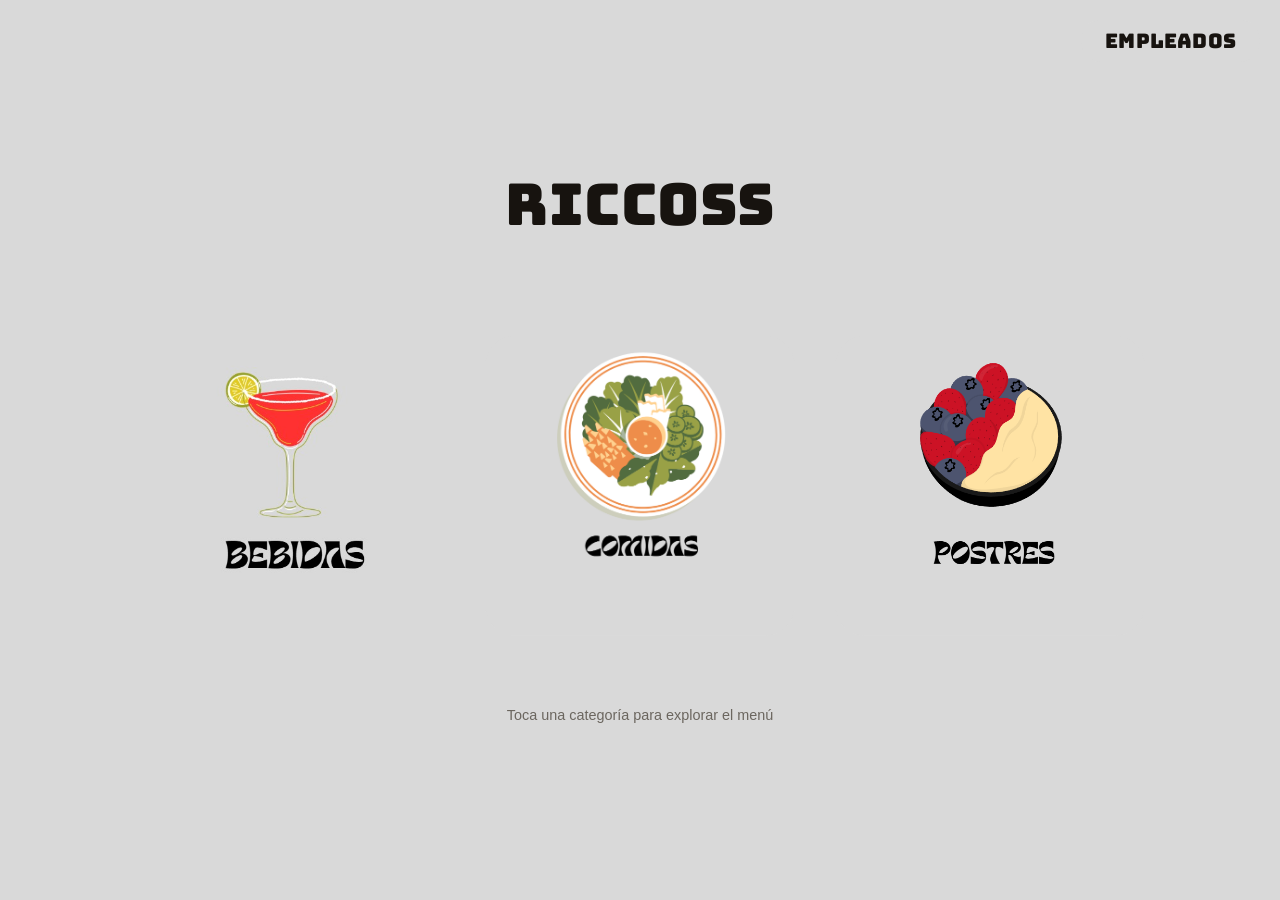
<file: index.html>
<!DOCTYPE html>
<html lang="es">
<head>
  <meta charset="UTF-8">
  <meta name="viewport" content="width=device-width, initial-scale=1.0">
  <title>RICCOSS</title>
  <link href="https://fonts.googleapis.com/css2?family=Bungee&family=Work+Sans:wght@400;500;600&display=swap" rel="stylesheet">
  <link rel="stylesheet" href="styles.css">
</head>
<body>

  <header class="site-header">
    <h1 class="brand">RICCOSS</h1>
    <button class = "botonlogin" onclick="window.location.href='empleados.html'" >EMPLEADOS</button> 
  </header>



  <main class="categorias">
    <a href="bebidas.html" class="categoria categoria--bebidas" aria-label="Ver bebidas">
      <img src="assets/bebidas.jpg" alt="Bebidas" class="categoria__img">
    </a>

    <a href="comidas.html" class="categoria categoria--comidas" aria-label="Ver comidas">
      <img src="assets/comidas.png" alt="Comidas" class="categoria__img">
    </a>

    <a href="postres.html" class="categoria categoria--postres" aria-label="Ver postres">
      <img src="assets/postres.png" alt="Postres" class="categoria__img">
    </a>
  </main>

  

  <footer class="site-footer">
    <p>Toca una categoría para explorar el menú</p>
  </footer>

</body>
</html>
</file>
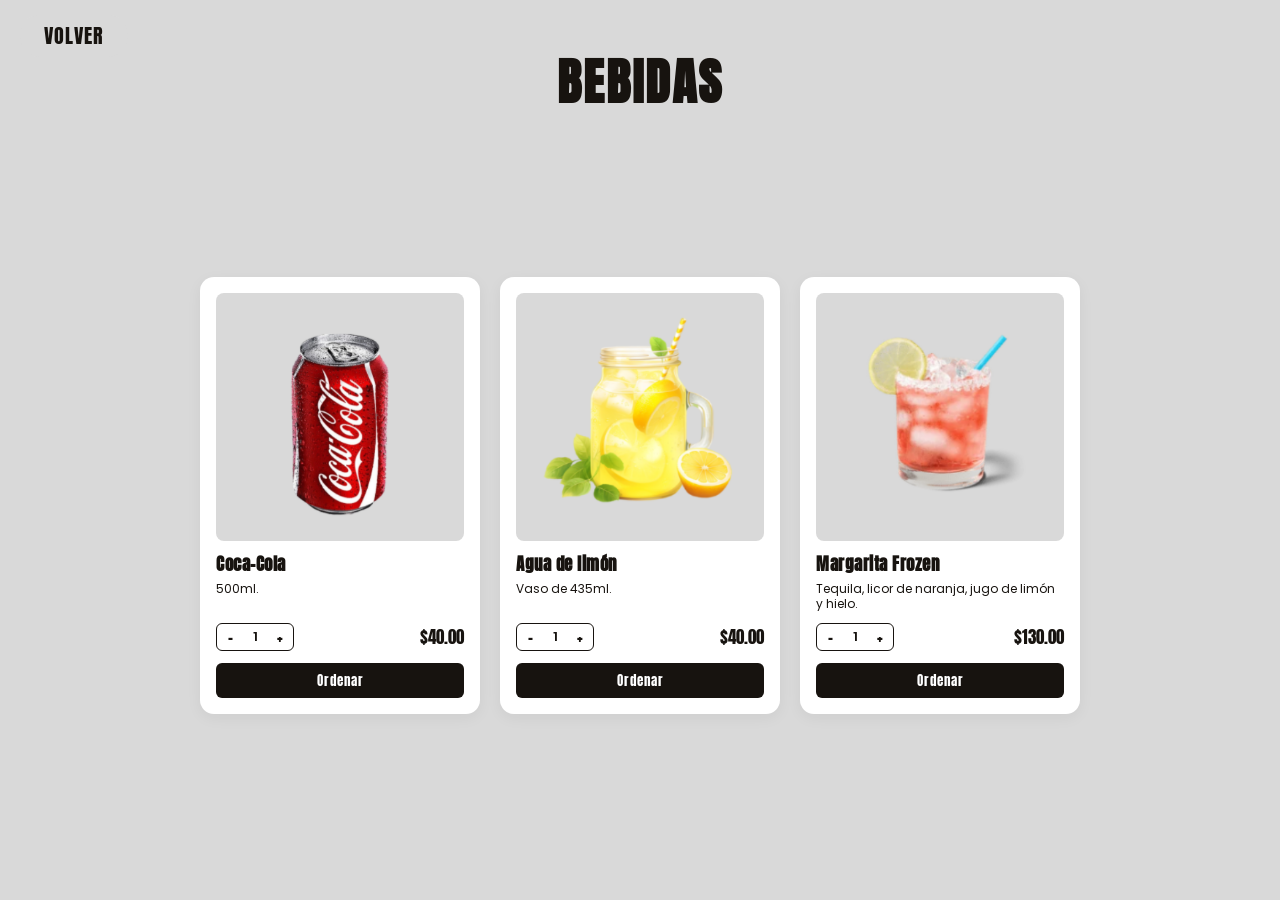
<file: bebidas.html>
<!DOCTYPE html>
<html lang="en">
<head>
    <meta charset="UTF-8">
    <meta name="viewport" content="width=device-width, initial-scale=1.0">
    <title>RICCOSS | BEBIDAS</title>
    <link href="https://fonts.googleapis.com/css2?family=Anton&family=Poppins:wght@400;500;600&display=swap" rel="stylesheet">
    <link rel ="stylesheet" href ="styles.css">
</head>
<body>
    <header>
      <button class = "back-link" onclick="window.location.href='index.html'"> VOLVER </button>

      <h1 class="page-title">BEBIDAS</h1>
    </header>
    

    <div class="grid">

        <div class="card" id="card-0" data-price="40.0">
          <div class="img-placeholder">
            <img src="assets/CocaCola.png" alt="Imagen de cocacola">
          </div>
          <h3 class="item-name">Coca-Cola</h3>
          <p class="item-desc">500ml.</p>
          <div class="qty-row">
            <div class="qty-control">
              <button type="button" onclick="changeQty(0, -1)">−</button>
              <span id="qty-0">1</span>
              <button type="button" onclick="changeQty(0, 1)">+</button>
            </div>
            <span class="price" id="price-0">$40.00</span>
          </div>
          <button type="button" class="order-btn" id="btn-0" onclick="orderItem(0, 'CocaCola')">Ordenar</button>
        </div>

        <div class="card" id="card-1" data-price="40.0">
          <div class="img-placeholder">
            <img src="assets/Agua.png" alt="Imagen de agualimon">
          </div>
          <h3 class="item-name">Agua de limón</h3>
          <p class="item-desc">Vaso de 435ml.</p>
          <div class="qty-row">
            <div class="qty-control">
              <button type="button" onclick="changeQty(1, -1)">−</button>
              <span id="qty-1">1</span>
              <button type="button" onclick="changeQty(1, 1)">+</button>
            </div>
            <span class="price" id="price-1">$40.00</span>
          </div>
          <button type="button" class="order-btn" id="btn-1" onclick="orderItem(1, 'Agua de limon')">Ordenar</button>
        </div>

        <div class="card" id="card-2" data-price="130.0">
          <div class="img-placeholder">
            <img src="assets/Margarita.png" alt="Imagen de margarita">
          </div>
          <h3 class="item-name">Margarita Frozen</h3>
          <p class="item-desc">Tequila, licor de naranja, jugo de limón y hielo.</p>
          <div class="qty-row">
            <div class="qty-control">
              <button type="button" onclick="changeQty(2, -1)">−</button>
              <span id="qty-2">1</span>
              <button type="button" onclick="changeQty(2, 1)">+</button>
            </div>
            <span class="price" id="price-2">$130.00</span>
          </div>
          <button type="button" class="order-btn" id="btn-2" onclick="orderItem(2, 'Margarita Frozen')">Ordenar</button>
        </div>
    </div>

    <script src ="restaurante.js"></script>
    
</body>
</html>
</file>
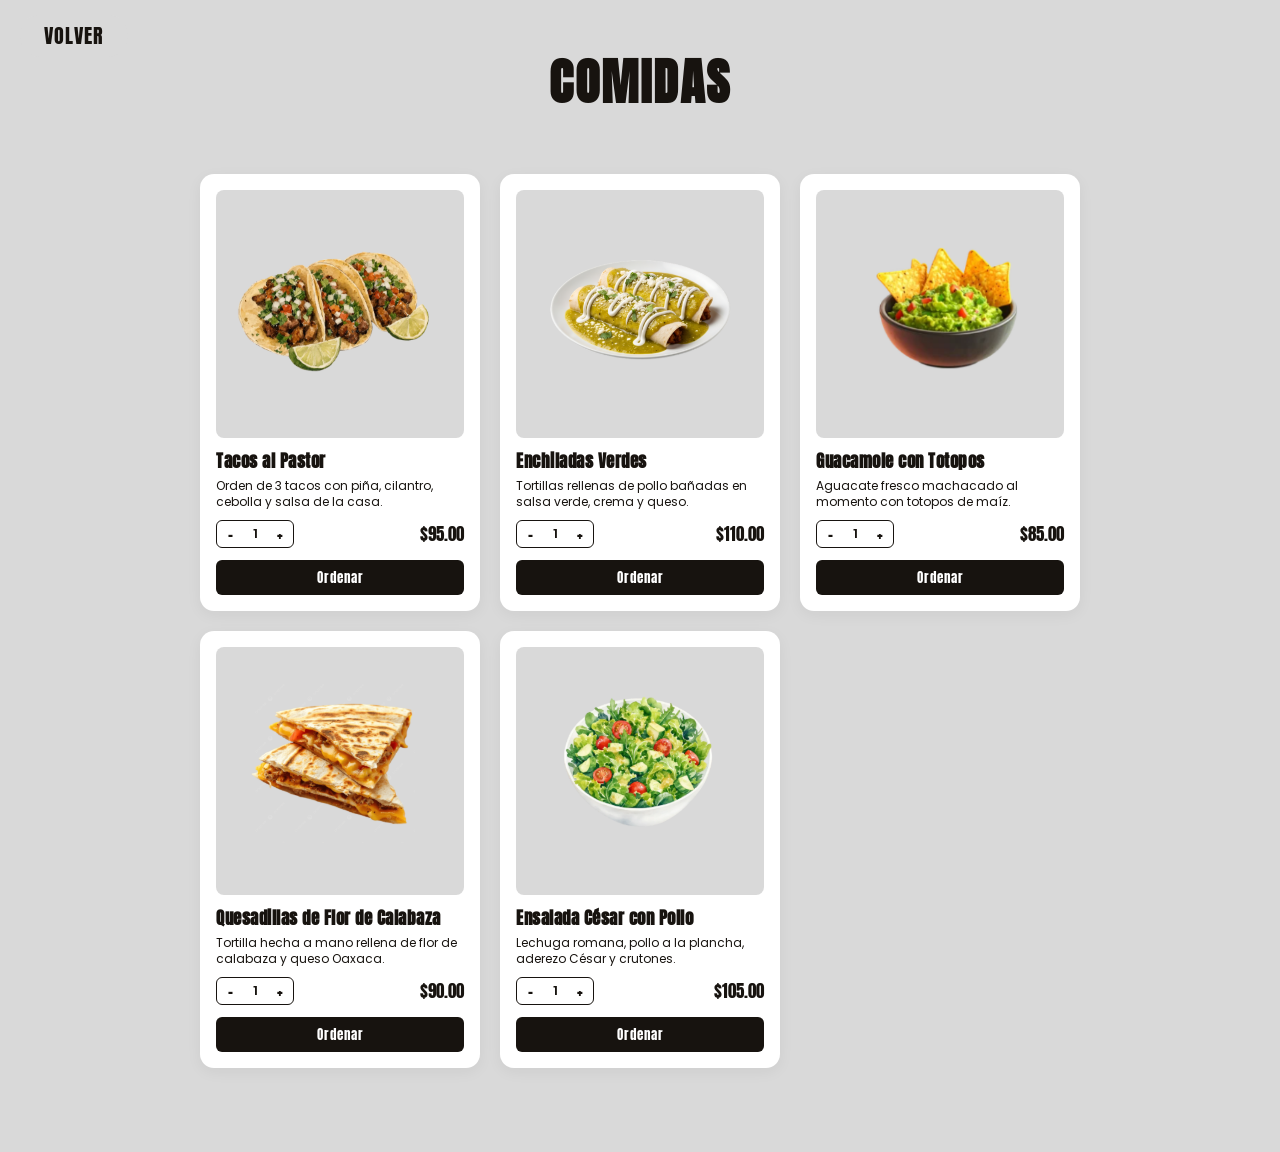
<file: comidas.html>
<!DOCTYPE html>
<html lang="es">
<head>
  <meta charset="UTF-8">
  <meta name="viewport" content="width=device-width, initial-scale=1.0">
  <title>RICCOSS | COMIDAS</title>
  <link rel="preconnect" href="https://fonts.googleapis.com">
  <link href="https://fonts.googleapis.com/css2?family=Anton&family=Poppins:wght@400;500;600&display=swap" rel="stylesheet">
  <link rel ="stylesheet" href ="styles.css">
</head>
<body>
<header>
  <a class="back-link" href="index.html">VOLVER</a>
</header>

<h1 class="page-title">COMIDAS</h1>

<div class="grid">

        <div class="card" id="card-0" data-price="95.0">
          <div class="img-placeholder">
            <img src="assets/Tacos.png" alt="Imagen de tacos">
          </div>
          <h3 class="item-name">Tacos al Pastor</h3>
          <p class="item-desc">Orden de 3 tacos con piña, cilantro, cebolla y salsa de la casa.</p>
          <div class="qty-row">
            <div class="qty-control">
              <button type="button" onclick="changeQty(0, -1)">−</button>
              <span id="qty-0">1</span>
              <button type="button" onclick="changeQty(0, 1)">+</button>
            </div>
            <span class="price" id="price-0">$95.00</span>
          </div>
          <button type="button" class="order-btn" id="btn-0" onclick="orderItem(0, 'Tacos al Pastor')">Ordenar</button>
        </div>

        <div class="card" id="card-1" data-price="110.0">
          <div class="img-placeholder">
            <img src="assets/enchiladas.png" alt="Imagen">
          </div>
          <h3 class="item-name">Enchiladas Verdes</h3>
          <p class="item-desc">Tortillas rellenas de pollo bañadas en salsa verde, crema y queso.</p>
          <div class="qty-row">
            <div class="qty-control">
              <button type="button" onclick="changeQty(1, -1)">−</button>
              <span id="qty-1">1</span>
              <button type="button" onclick="changeQty(1, 1)">+</button>
            </div>
            <span class="price" id="price-1">$110.00</span>
          </div>
          <button type="button" class="order-btn" id="btn-1" onclick="orderItem(1, 'Enchiladas Verdes')">Ordenar</button>
        </div>

        <div class="card" id="card-2" data-price="85.0">
          <div class="img-placeholder">
            <img src="assets/guuacamole.png" alt="Imagen">
          </div>
          <h3 class="item-name">Guacamole con Totopos</h3>
          <p class="item-desc">Aguacate fresco machacado al momento con totopos de maíz.</p>
          <div class="qty-row">
            <div class="qty-control">
              <button type="button" onclick="changeQty(2, -1)">−</button>
              <span id="qty-2">1</span>
              <button type="button" onclick="changeQty(2, 1)">+</button>
            </div>
            <span class="price" id="price-2">$85.00</span>
          </div>
          <button type="button" class="order-btn" id="btn-2" onclick="orderItem(2, 'Guacamole con Totopos')">Ordenar</button>
        </div>

        <div class="card" id="card-3" data-price="90.0">
          <div class="img-placeholder">
            <img src="assets/quesadilla.png" alt="Imagen">
          </div>
          <h3 class="item-name">Quesadillas de Flor de Calabaza</h3>
          <p class="item-desc">Tortilla hecha a mano rellena de flor de calabaza y queso Oaxaca.</p>
          <div class="qty-row">
            <div class="qty-control">
              <button type="button" onclick="changeQty(3, -1)">−</button>
              <span id="qty-3">1</span>
              <button type="button" onclick="changeQty(3, 1)">+</button>
            </div>
            <span class="price" id="price-3">$90.00</span>
          </div>
          <button type="button" class="order-btn" id="btn-3" onclick="orderItem(3, 'Quesadillas de Flor de Calabaza')">Ordenar</button>
        </div>

        <div class="card" id="card-4" data-price="105.0">
          <div class="img-placeholder">
            <img src="assets/ensalada.png" alt="Imagen de ensalada">
          </div>
          <h3 class="item-name">Ensalada César con Pollo</h3>
          <p class="item-desc">Lechuga romana, pollo a la plancha, aderezo César y crutones.</p>
          <div class="qty-row">
            <div class="qty-control">
              <button type="button" onclick="changeQty(4, -1)">−</button>
              <span id="qty-4">1</span>
              <button type="button" onclick="changeQty(4, 1)">+</button>
            </div>
            <span class="price" id="price-4">$105.00</span>
          </div>
          <button type="button" class="order-btn" id="btn-4" onclick="orderItem(4, 'Ensalada César con Pollo')">Ordenar</button>
        </div>
</div>
  <script src ="restaurante.js"></script>
</body>
</html>
</file>
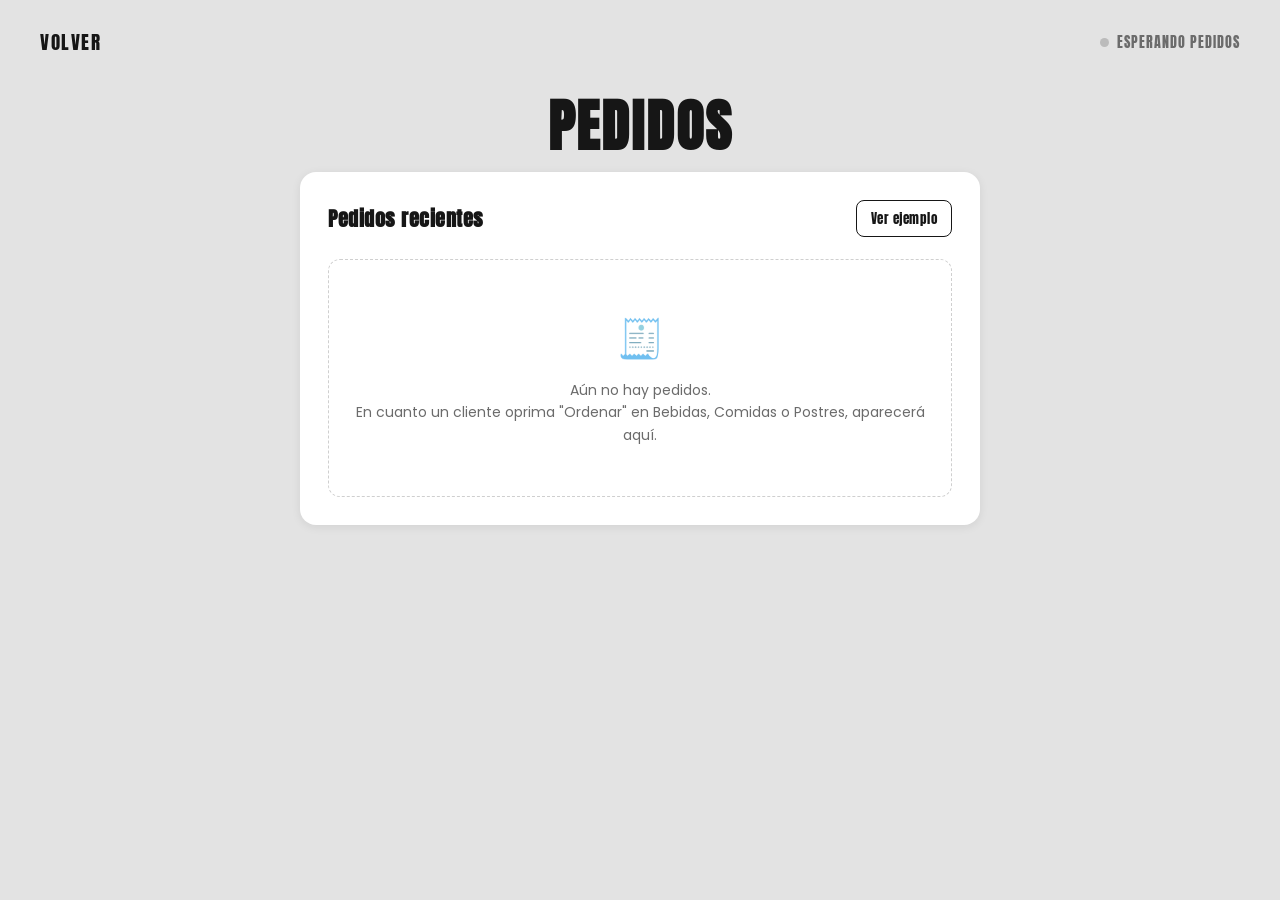
<file: empleados.html>
<!DOCTYPE html>
<html lang="es">
<head>
<meta charset="UTF-8">
<meta name="viewport" content="width=device-width, initial-scale=1.0">
<title>RICCOSS · Pedidos</title>
<link rel="preconnect" href="https://fonts.googleapis.com">
<link href="https://fonts.googleapis.com/css2?family=Anton&family=Poppins:wght@400;500;600&display=swap" rel="stylesheet">
<style>
:root{
  --bg:#e3e3e3;
  --ink:#161616;
  --card:#ffffff;
  --accent:#c0392b;
  --muted:#6b6b6b;
  --pending:#b8860b;
  --ready:#2e7d32;
}
*{box-sizing:border-box;}
body{
  margin:0;
  background:var(--bg);
  color:var(--ink);
  font-family:'Poppins',sans-serif;
  min-height:100vh;
}
header{
  display:flex;
  align-items:center;
  justify-content:space-between;
  padding:28px 40px;
}
.back-link{
  font-family:'Anton',sans-serif;
  letter-spacing:1.5px;
  color:var(--ink);
  text-decoration:none;
  font-size:19px;
  transition:opacity .15s ease;
}
.back-link:hover{ text-decoration:none; opacity:.6; }

.live-tag{
  display:flex;
  align-items:center;
  gap:8px;
  font-family:'Anton',sans-serif;
  letter-spacing:1px;
  font-size:14px;
  color:var(--muted);
}
.live-dot{
  width:9px;
  height:9px;
  border-radius:50%;
  background:#bbb;
}

h1.page-title{
  font-family:'Anton',sans-serif;
  text-align:center;
  font-size:56px;
  letter-spacing:2px;
  margin:0 0 4px 0;
}
p.page-sub{
  text-align:center;
  color:var(--muted);
  font-size:15px;
  margin:0 0 50px 0;
}

.panel{
  max-width:760px;
  margin:0 auto 70px auto;
  padding:0 40px;
}

.panel-card{
  background:var(--card);
  border-radius:16px;
  padding:28px;
  box-shadow:0 2px 10px rgba(0,0,0,.08);
}

.panel-head{
  display:flex;
  align-items:center;
  justify-content:space-between;
  margin-bottom:22px;
}
.panel-head h2{
  font-family:'Anton',sans-serif;
  font-size:20px;
  letter-spacing:.5px;
  margin:0;
}
.demo-btn{
  border:1.5px solid var(--ink);
  background:transparent;
  color:var(--ink);
  font-family:'Anton',sans-serif;
  letter-spacing:.5px;
  font-size:12.5px;
  padding:8px 14px;
  border-radius:8px;
  cursor:pointer;
}
.demo-btn:hover{ background:var(--ink); color:#fff; }

#orders-list{
  display:flex;
  flex-direction:column;
  gap:16px;
}

.empty-state{
  text-align:center;
  padding:50px 20px;
  border:1.5px dashed #cfcfcf;
  border-radius:12px;
  color:var(--muted);
}
.empty-state .emoji{ font-size:38px; display:block; margin-bottom:12px; }
.empty-state p{ margin:0; font-size:14px; line-height:1.6; }

.order-card{
  border:1.5px solid #ececec;
  border-radius:12px;
  padding:18px 20px;
  animation:fadeIn .25s ease;
}
@keyframes fadeIn{
  from{ opacity:0; transform:translateY(6px); }
  to{ opacity:1; transform:translateY(0); }
}
.order-top{
  display:flex;
  align-items:flex-start;
  justify-content:space-between;
  margin-bottom:10px;
}
.order-id{
  font-family:'Anton',sans-serif;
  font-size:15px;
  letter-spacing:.5px;
}
.order-meta{
  font-size:12.5px;
  color:var(--muted);
  margin-top:2px;
}
.status-badge{
  font-family:'Anton',sans-serif;
  font-size:11px;
  letter-spacing:.5px;
  padding:5px 10px;
  border-radius:20px;
  color:#fff;
  background:var(--pending);
  white-space:nowrap;
}
.status-badge.ready{ background:var(--ready); }

.order-items{
  list-style:none;
  margin:0 0 12px 0;
  padding:0;
  border-top:1px solid #f0f0f0;
  border-bottom:1px solid #f0f0f0;
}
.order-items li{
  display:flex;
  justify-content:space-between;
  font-size:13.5px;
  padding:8px 0;
}
.order-items li + li{ border-top:1px dashed #f0f0f0; }
.order-items .qty{ color:var(--muted); margin-right:6px; }

.order-total{
  display:flex;
  justify-content:space-between;
  align-items:center;
}
.order-total span:first-child{
  font-size:13px;
  color:var(--muted);
}
.order-total span:last-child{
  font-family:'Anton',sans-serif;
  font-size:18px;
  color:var(--accent);
}

@media (max-width:480px){
  header{ padding:20px; }
  h1.page-title{ font-size:38px; }
  .panel{ padding:0 20px; }
  .panel-card{ padding:20px; }
}
</style>
</head>
<body>
<header>
  <a class="back-link" href="index.html">VOLVER</a>
  <div class="live-tag"><span class="live-dot"></span> ESPERANDO PEDIDOS</div>
</header>

<h1 class="page-title">PEDIDOS</h1>

<div class="panel">
  <div class="panel-card">
    <div class="panel-head">
      <h2>Pedidos recientes</h2>
      <button class="demo-btn" onclick="toggleDemo()">Ver ejemplo</button>
    </div>

    <div id="orders-list">
      <div class="empty-state" id="empty-state">
        <span class="emoji">🧾</span>
        <p>Aún no hay pedidos.<br>En cuanto un cliente oprima "Ordenar" en Bebidas, Comidas o Postres, aparecerá aquí.</p>
      </div>
    </div>
  </div>
</div>

<script src ="restaurante.js"></script>
</body>
</html>
</file>
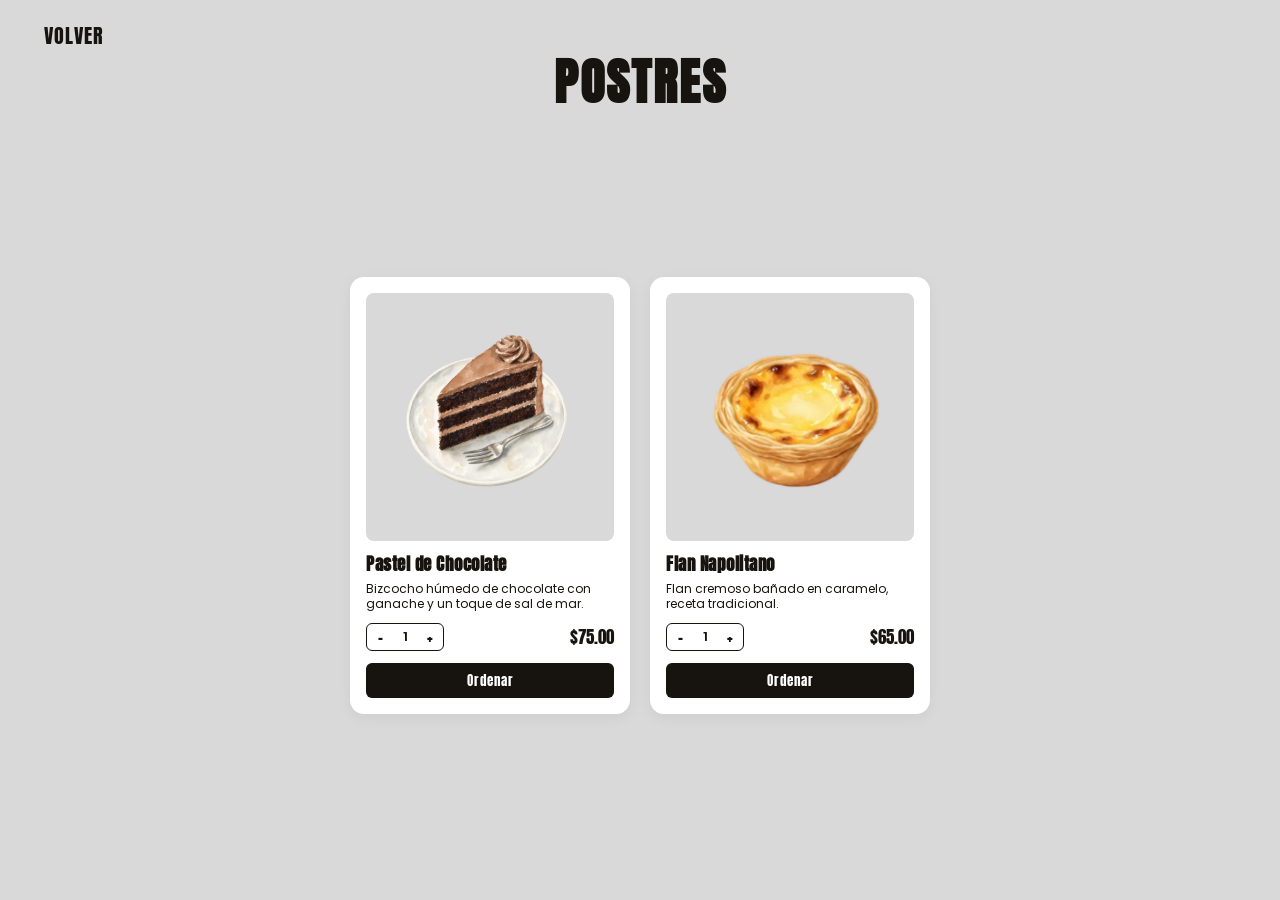
<file: postres.html>
<!DOCTYPE html>
<html lang="es">
<head>
  <meta charset="UTF-8">
  <meta name="viewport" content="width=device-width, initial-scale=1.0">
  <title>RICCOSS | POSTRES</title>
  <link rel="preconnect" href="https://fonts.googleapis.com">
  <link href="https://fonts.googleapis.com/css2?family=Anton&family=Poppins:wght@400;500;600&display=swap" rel="stylesheet">
  <link rel ="stylesheet" href ="styles.css">
</head>
<body>
<header>
  <a class="back-link" href="index.html">VOLVER</a>
  <h1 class="page-title">POSTRES</h1>
</header>

<div class="grid">

        <div class="card" id="card-0" data-price="75.0">
          <div class="img-placeholder">
            <img src="assets/pastel.png" alt="Imagen">
          </div>
          <h3 class="item-name">Pastel de Chocolate</h3>
          <p class="item-desc">Bizcocho húmedo de chocolate con ganache y un toque de sal de mar.</p>
          <div class="qty-row">
            <div class="qty-control">
              <button type="button" onclick="changeQty(0, -1)">−</button>
              <span id="qty-0">1</span>
              <button type="button" onclick="changeQty(0, 1)">+</button>
            </div>
            <span class="price" id="price-0">$75.00</span>
          </div>
          <button type="button" class="order-btn" id="btn-0" onclick="orderItem(0, 'Pastel de Chocolate')">Ordenar</button>
        </div>

        <div class="card" id="card-1" data-price="65.0">
          <div class="img-placeholder">
            <img src="assets/flan.png" alt="Imagen">
          </div>
          <h3 class="item-name">Flan Napolitano</h3>
          <p class="item-desc">Flan cremoso bañado en caramelo, receta tradicional.</p>
          <div class="qty-row">
            <div class="qty-control">
              <button type="button" onclick="changeQty(1, -1)">−</button>
              <span id="qty-1">1</span>
              <button type="button" onclick="changeQty(1, 1)">+</button>
            </div>
            <span class="price" id="price-1">$65.00</span>
          </div>
          <button type="button" class="order-btn" id="btn-1" onclick="orderItem(1, 'Flan Napolitano')">Ordenar</button>
        </div>
</div>
  <script src ="restaurante.js"></script>
</body>
</html>
</file>
<file: styles.css>
:root {
  --bg: #d9d9d9;
  --ink: #17130f;
  --bebidas: #d6473b;
  --comidas: #b97a2f;
  --postres: #3e3a55;
  --paper: #ffffff;
  --login: grey;
}

* {
  box-sizing: border-box;
}

body {
  margin: 0;
  min-height: 100vh;
  background: var(--bg);
  color: var(--ink);
  font-family: "Work Sans", sans-serif;
  display: flex;
  flex-direction: column;
  align-items: center;
  justify-content: center;
  padding: 64px 24px;
}

/* ---------- Header ---------- */

.site-header {
  text-align: center;
  margin-bottom: 100px;
}

.eyebrow {
  margin: 0 0 4px;
  font-size: 0.95rem;
  letter-spacing: 0.02em;
  color: #55504a;
}

.brand {
  margin: 0;
  font-family: "Bungee", sans-serif;
  font-weight: 400;
  font-size: clamp(2.2rem, 6vw, 3.6rem);
  letter-spacing: 0.01em;
  color: var(--ink);
  line-height: 1.1;

  transform: translateY(0) scale(1);
  animation: subir 0.5s ease backwards;
}

.botonlogin {
  position: absolute;
  top: 20px;     
  right: 20px;     

  border-radius: 20px;
  background-color: var(--bg);
  margin: 0;
  font-family: "Bungee", sans-serif;
  font-weight: 400;
  letter-spacing: 0.01em;
  color: var(--ink);
  line-height: 1.1;

  font-size: clamp(0.85rem, 1.8vw, 1.25rem);

  padding: 0.5em 1.2em;

  white-space: nowrap;
  max-width: calc(100vw - 40px);
  box-sizing: border-box;

  cursor: pointer;
  border: none; 
  display: inline-flex;
  align-items: center;
  justify-content: center;

  transform: translateY(0) scale(1);
  transition: transform 0.25s ease, box-shadow 0.25s ease;
  animation: subir 0.5s ease backwards;
}

.tagline {
  margin: 10px 0 0;
  font-size: 1.05rem;
  color: #55504a;
}

/* ---------- Categorías ---------- */

.categorias {
  display: flex;
  flex-wrap: wrap;
  justify-content: center;
  gap: 50px;
  max-width: 9000px;
}

.categoria {
  display: block;
  border-radius: 28px;
  overflow: hidden;
  background: var(--bg);
  width: 300px;
  line-height: 0;
  text-decoration: none;


  transform: translateY(-6px) scale(1.03);
  animation: subir 0.5s ease backwards;
}

.categoria__img {
  display: block;
  width: 100%;
  height: auto;
}

.categoria--bebidas { animation-delay: 0.05s; }
.categoria--comidas { animation-delay: 0.15s; }
.categoria--postres { animation-delay: 0.25s; }
.botonlogin { animation-delay: 0.25s; }







@keyframes subir {
  from {
    opacity: 0;
    transform: translateY(16px);
  }
  to {
    opacity: 1;
    transform: translateY(1);
  }
}

/*LOG IN SECCION*/


.site-header{
  display: flex;
  flex-direction: column;
}

.login-card {
  width: 100%;
  max-width: 360px;
  background: var(--paper);
  border-radius: 28px;
  padding: 36px 32px;
  box-shadow: 0 18px 34px -14px rgba(23, 19, 15, 0.35);
  animation: subir 0.5s ease backwards;
}
 
.login-form {
  display: flex;
  flex-direction: column;
  gap: 20px;
}
 
.campo {
  display: flex;
  flex-direction: column;
  gap: 6px;
}
 
.campo__etiqueta {
  font-size: 0.9rem;
  font-weight: 600;
  color: #55504a;
}
 
.campo__input {
  font-family: "Work Sans", sans-serif;
  font-size: 1rem;
  padding: 12px 14px;
  border: 2px solid #d9d9d9;
  border-radius: 14px;
  background: var(--bg);
  color: var(--ink);
  transition: border-color 0.2s ease, background 0.2s ease;
}
 
.campo__input::placeholder {
  color: #8a8579;
}
 
.campo__input:focus-visible {
  outline: none;
  border-color: var(--postres);
  background: var(--paper);
}
 
.login-boton {
  margin-top: 4px;
  padding: 14px 20px;
  border: none;
  border-radius: 14px;
  background: var(--postres);
  color: var(--paper);
  font-family: "Work Sans", sans-serif;
  font-weight: 600;
  font-size: 1rem;
  cursor: pointer;
  transition: transform 0.2s ease, box-shadow 0.2s ease;
}
 
.login-boton:hover,
.login-boton:focus-visible {
  transform: translateY(-2px);
  box-shadow: 0 12px 24px -10px var(--postres);
  outline: none;
}

/* ---------- Footer ---------- */

.site-footer {
  margin-top: 56px;
  font-size: 0.9rem;
  color: #6b665f;
}

/* ---------- Responsive ---------- */

@media (max-width: 640px) {
  body {
    padding: 40px 20px;
  }
  .categoria {
    width: min(80vw, 280px);
  }
}

@media (prefers-reduced-motion: reduce) {
  .categoria {
    animation: none;
    transition: none;
  }
}




/* BEBIDAAAAAAAS */

body {
  margin: 0;
  background: var(--bg);
  color: var(--ink);
  font-family: 'Poppins', sans-serif;
  min-height: 100vh;
  overflow-x: hidden; 
}

header {
  display: flex;
  align-items: center;
  justify-content: space-between;
  padding: 10px 40px; 
}

.back-link {
  font-family: 'Anton', sans-serif;
  letter-spacing: 1px;
  color: var(--ink);
  text-decoration: none;
  font-size: 20px;
  position: absolute;
  top: 15px;
  left: 20px;
  display: inline-flex;
  align-items: center;
  justify-content: center;
  padding: 0.5em 1.2em;
  border-radius: 20px;
  border: none;
  background-color: var(--bg);
  font-weight: 400;
  line-height: 1.1;
  white-space: nowrap;
  cursor: pointer;
  box-sizing: border-box;
  animation: subir 0.5s;
}


.login {
  font-family: 'Anton', sans-serif;
  letter-spacing: 1px;
  font-size: 14px;
  color: var(--ink);
  text-decoration: none;
}

h1.page-title {
  font-family: 'Anton', sans-serif;
  position: absolute;
  top: 10px;
  left: 0;
  width: 100%;
  text-align: center; 
  font-size: 50px; 
  letter-spacing: 2px;
  animation: subir 0.5s;
}

p.page-sub {
  text-align: center;
  color: var(--muted);
  font-size: 13px;
  margin: 0 0 15px 0;
}

.grid {
  display: grid;
  grid-template-columns: repeat(auto-fit, minmax(220px, 280px)); 
  justify-content: center;
  gap: 20px;
  max-width: 1000px;
  margin: 90px auto 0 auto; 
  padding: 0 20px 20px 20px;
  animation: subir 0.5s;
}

.card {
  background: #ffffff;
  border-radius: 14px;
  padding: 16px;
  display: flex;
  flex-direction: column;
  box-shadow: 0 4px 15px rgba(0, 0, 0, 0.05);
}


.img-placeholder {
  width: 100%;
  aspect-ratio: 1/1;
  border-radius: 8px;
  background: #dcdcda;
  display: flex;
  align-items: center;
  justify-content: center;
  font-size: 48px;
  margin-bottom: 10px;
  overflow: hidden;
}

.img-placeholder img { 
  width: 100%; 
  height: 100%; 
  object-fit: cover; 
}

h3.item-name {
  font-family: 'Anton', sans-serif;
  font-size: 17px;
  letter-spacing: .5px;
  margin: 0 0 4px 0;
}

p.item-desc {
  font-size: 12px;
  line-height: 1.3;
  color: var(--muted);
  margin: 0 0 10px 0;
  min-height: 32px;
}

.qty-row {
  display: flex;
  align-items: center;
  justify-content: space-between;
  margin-top: auto; 
  margin-bottom: 12px;
}

.qty-control {
  display: flex;
  align-items: center;
  border: 1.5px solid var(--ink);
  border-radius: 6px;
  overflow: hidden;
}

.qty-control button {
  width: 26px;
  height: 26px;
  border: none;
  background: transparent;
  font-size: 16px;
  font-family: 'Anton', sans-serif;
  cursor: pointer;
  color: var(--ink);
}

.qty-control button:hover { 
  background: var(--ink); 
  color: #fff; 
}

.qty-control span {
  width: 24px;
  text-align: center;
  font-size: 13px;
  font-weight: 600;
}

.price {
  font-family: 'Anton', sans-serif;
  font-size: 17px;
  color: var(--accent);
}

.order-btn {
  width: 100%;
  padding: 8px;
  border: none;
  border-radius: 6px;
  background: var(--ink);
  color: #fff;
  font-family: 'Anton', sans-serif;
  letter-spacing: 1px;
  font-size: 13px;
  cursor: pointer;
  transition: background .15s ease;
}

.order-btn:hover { background: #000; }
.order-btn.added { background: var(--accent); }

@media (max-width: 600px) {
  h1.page-title {
    font-size: 32px;
    top: 50px; 
  }

  .grid {
    grid-template-columns: 1fr; 
    padding: 0 20px 30px 20px;
    margin-top: 110px; 
  }
}
</file>
